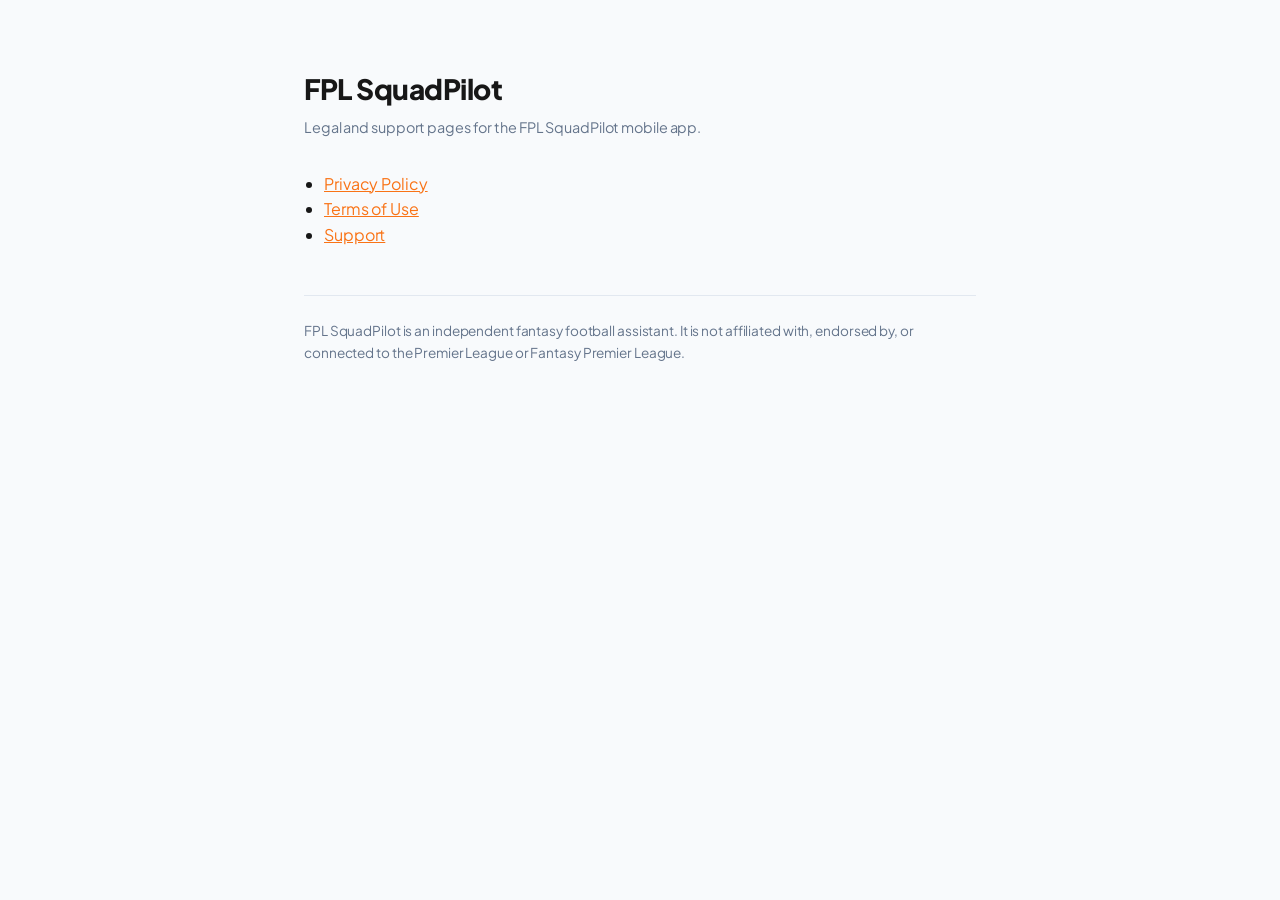
<file: index.html>
<!doctype html>
<html lang="en">
<head>
<meta charset="utf-8">
<meta name="viewport" content="width=device-width, initial-scale=1">
<title>FPL SquadPilot</title>
<link rel="stylesheet" href="style.css">
</head>
<body>
<main>
  <h1>FPL SquadPilot</h1>
  <p class="updated">Legal and support pages for the FPL SquadPilot mobile app.</p>
  <ul>
    <li><a href="privacy.html">Privacy Policy</a></li>
    <li><a href="terms.html">Terms of Use</a></li>
    <li><a href="support.html">Support</a></li>
  </ul>
  <footer>
    FPL SquadPilot is an independent fantasy football assistant. It is not
    affiliated with, endorsed by, or connected to the Premier League or
    Fantasy Premier League.
  </footer>
</main>
</body>
</html>
</file>
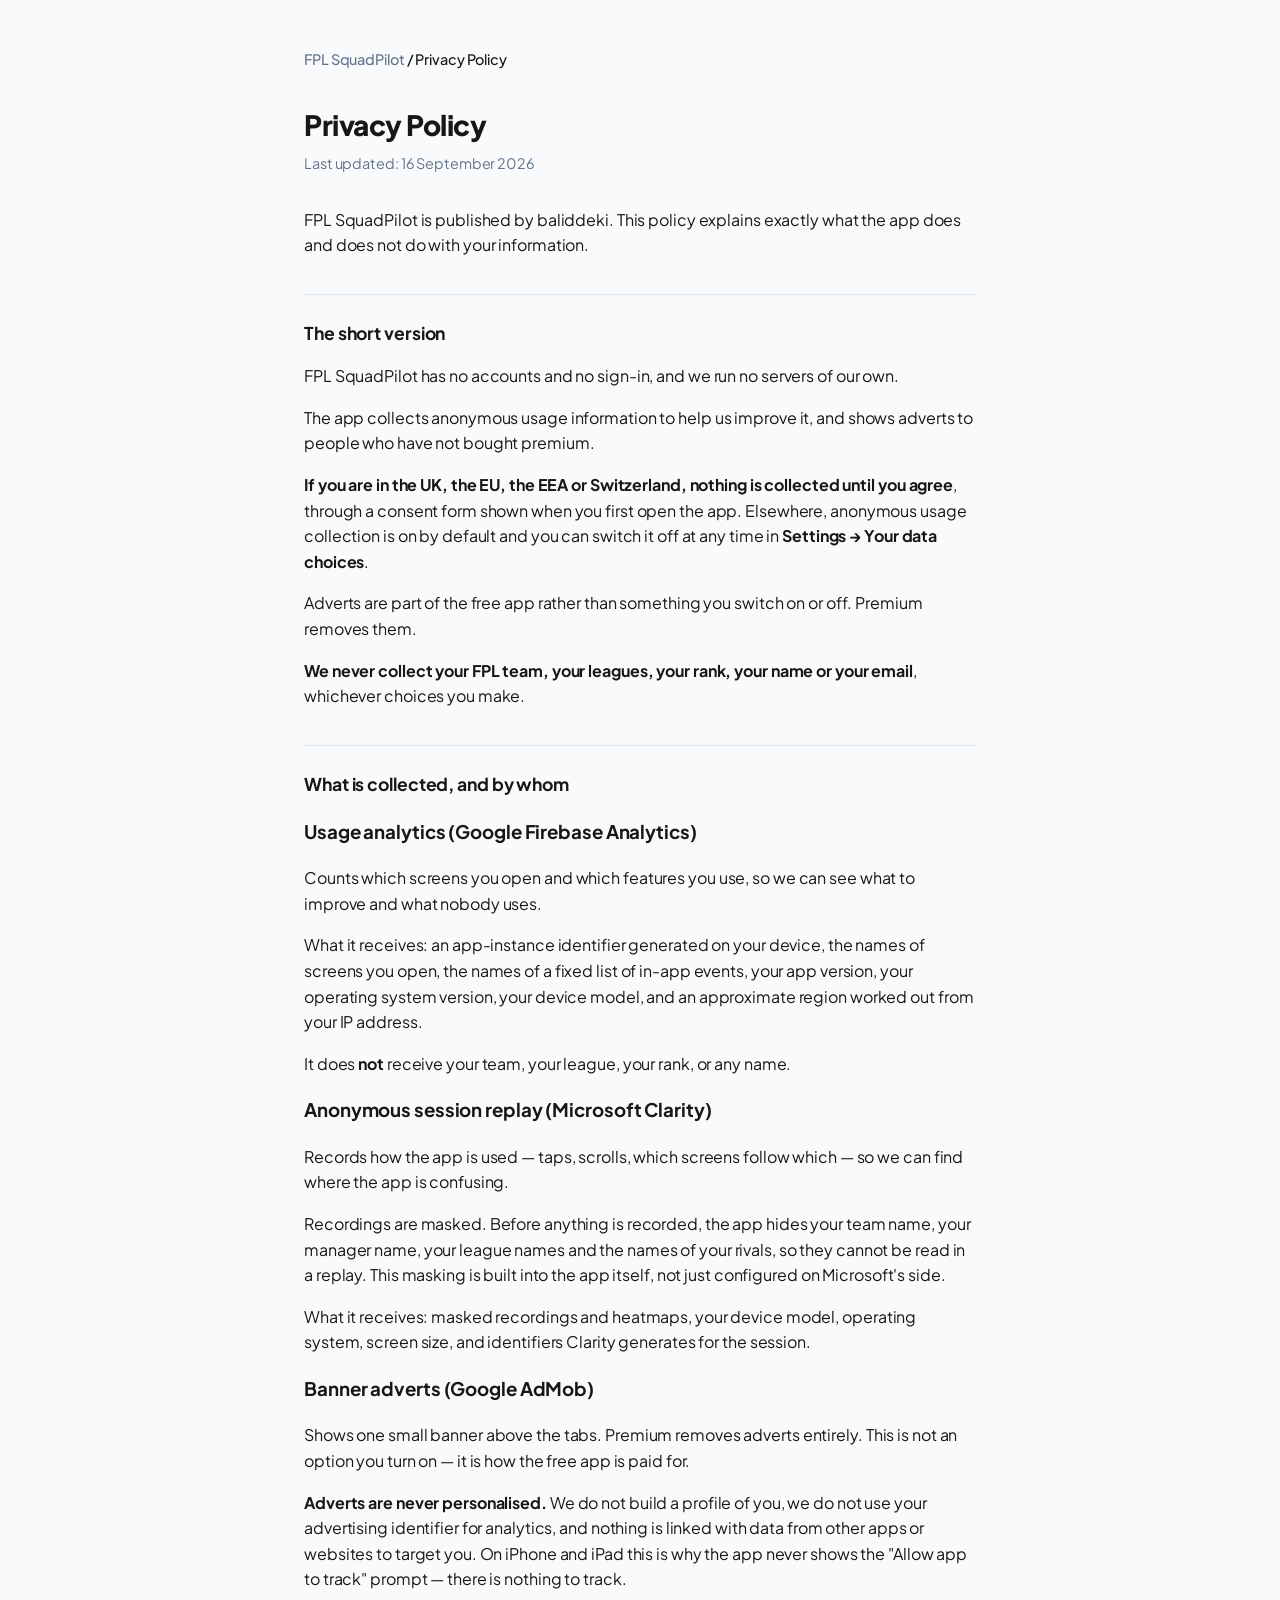
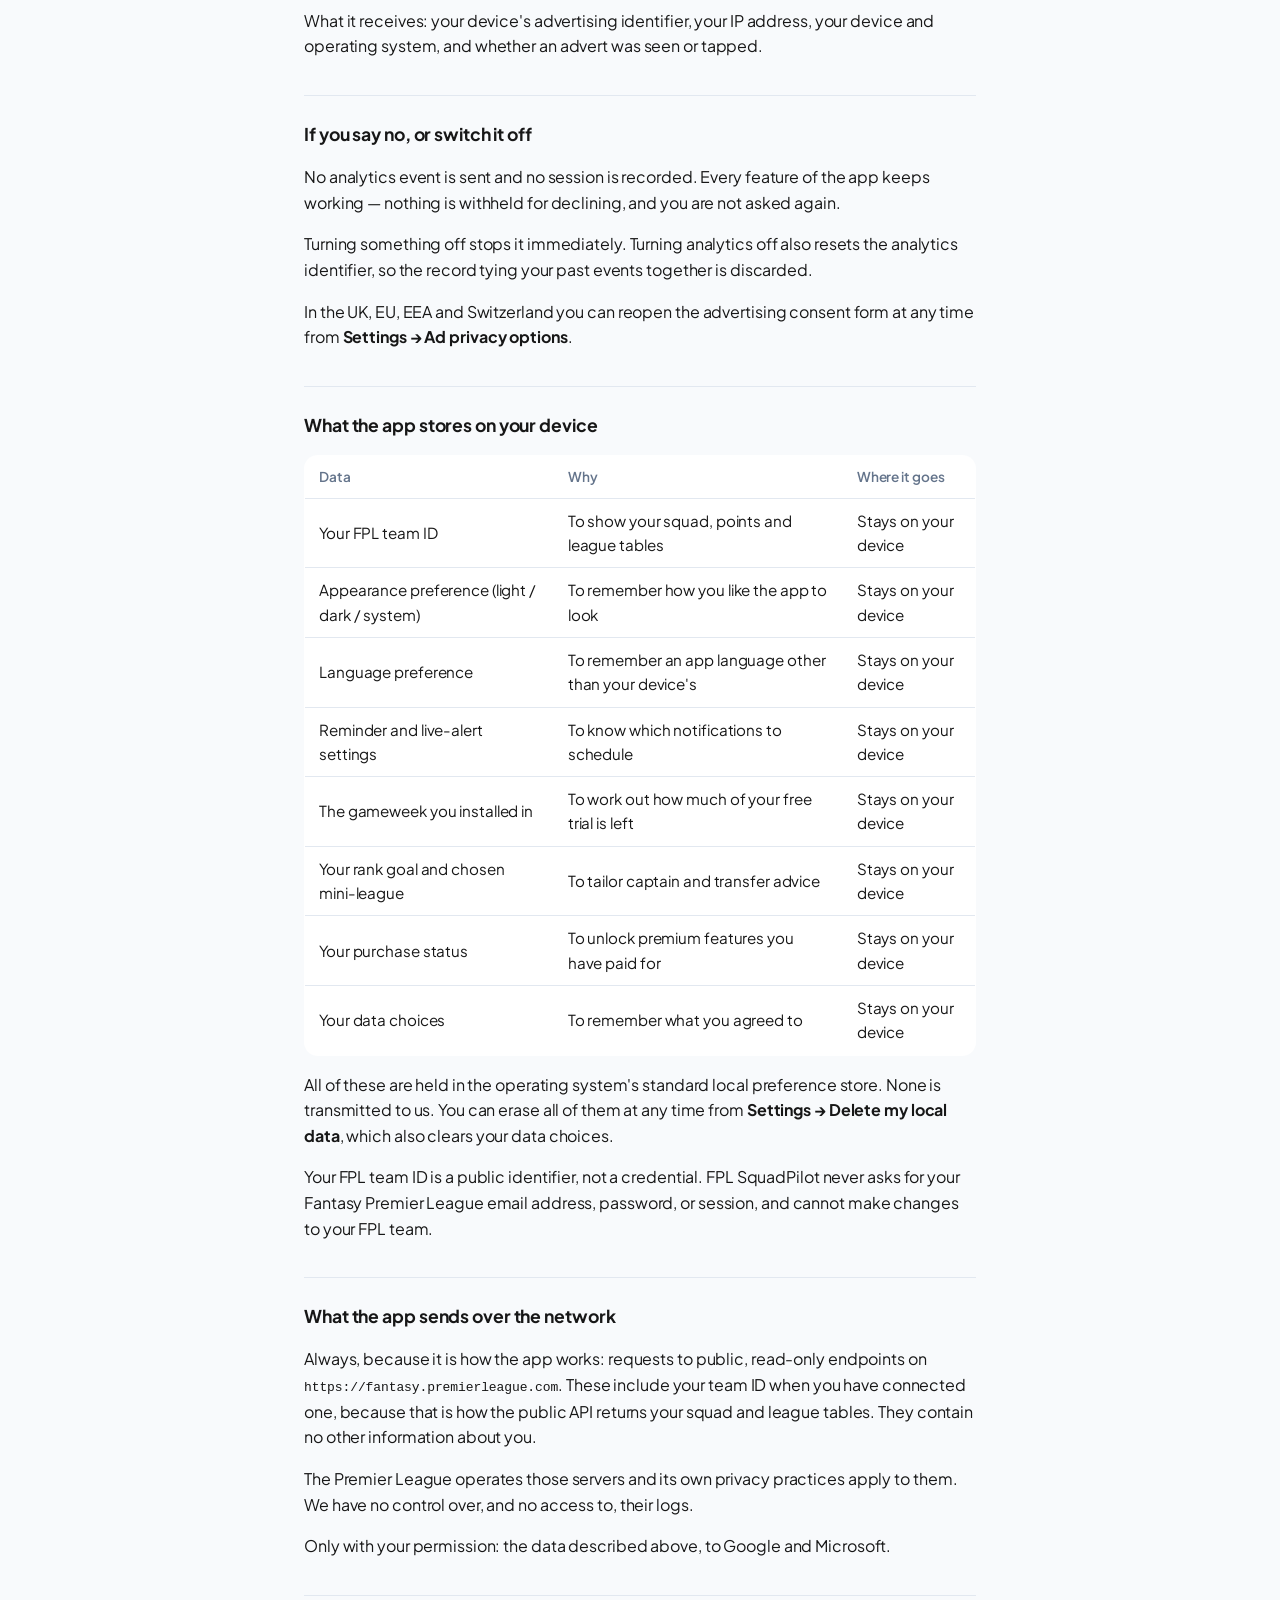
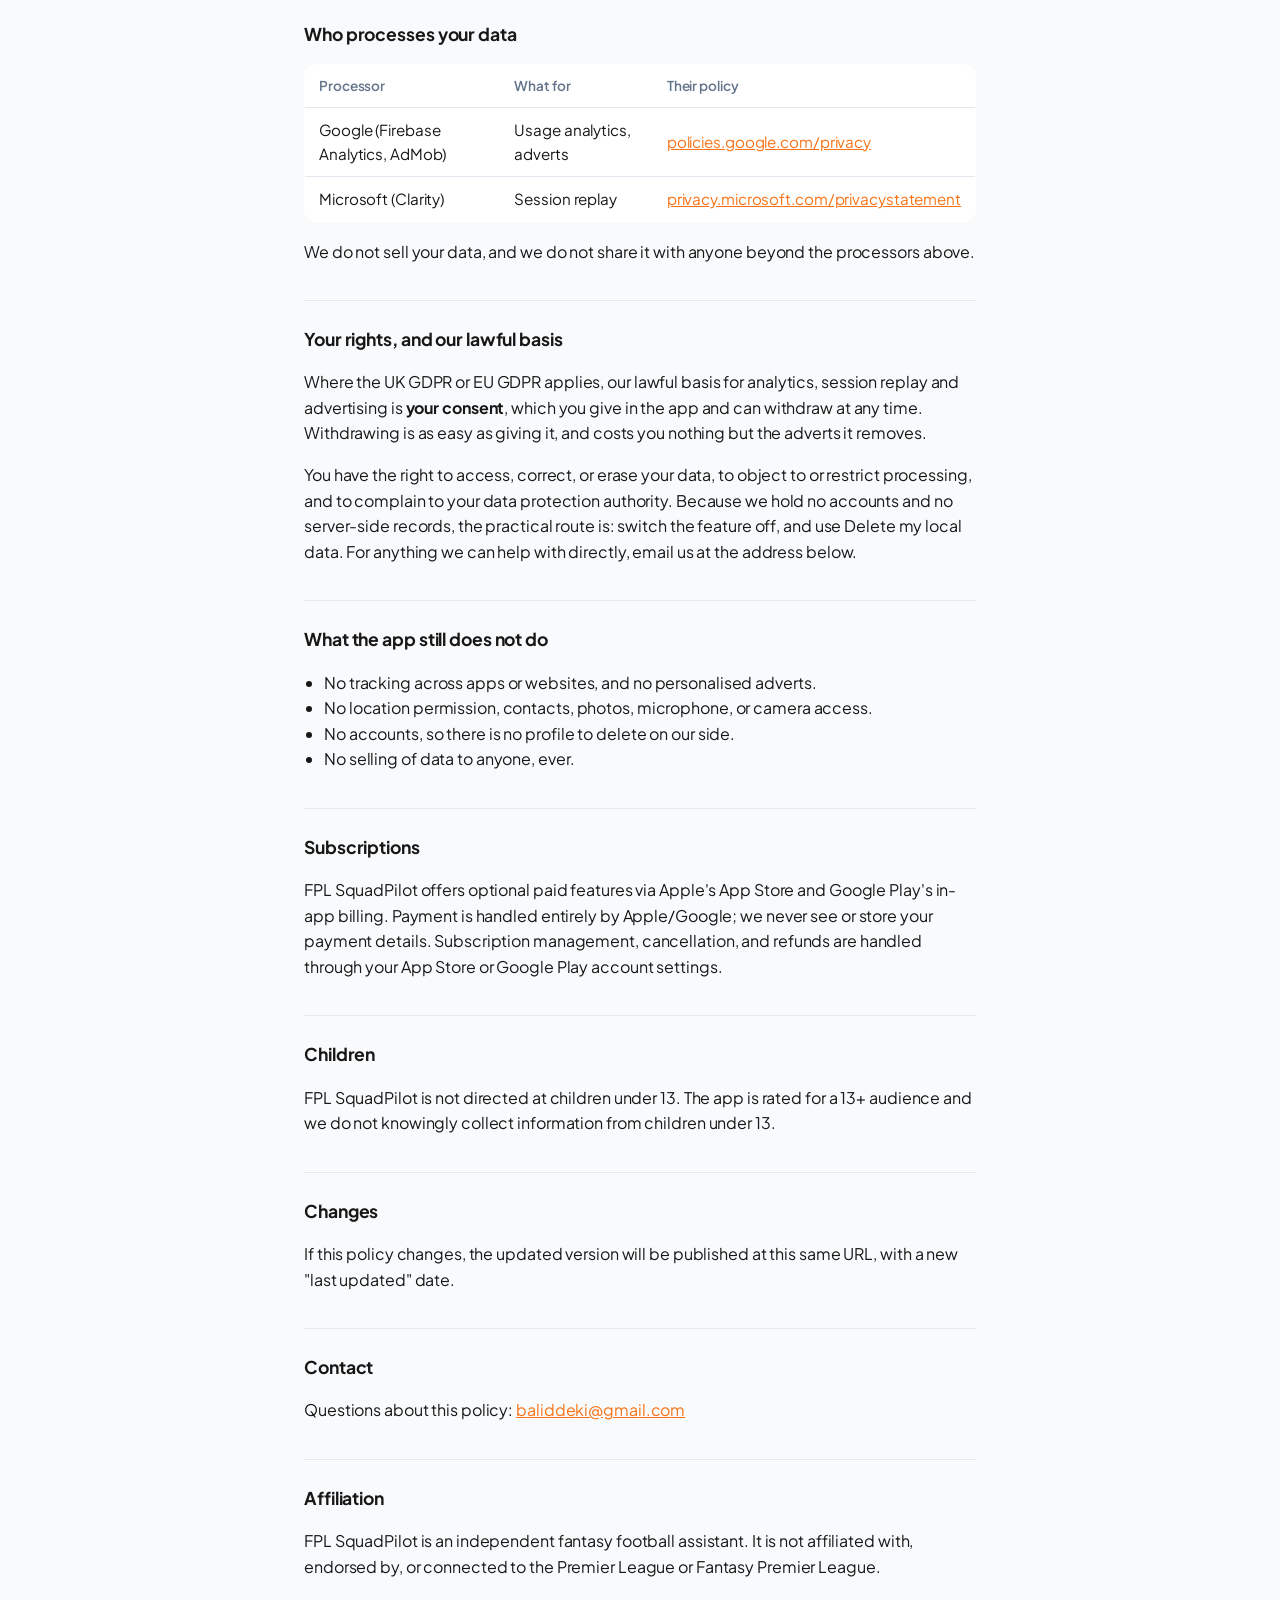
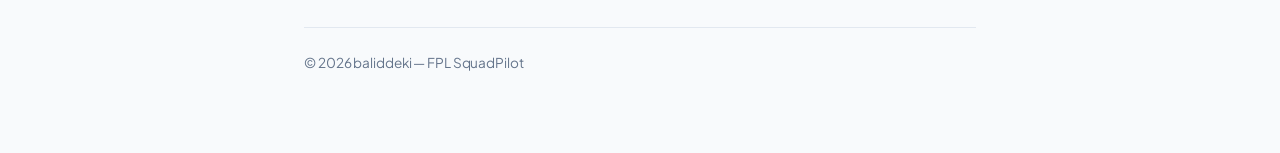
<file: privacy.html>
<!doctype html>
<html lang="en">
<head>
<meta charset="utf-8">
<meta name="viewport" content="width=device-width, initial-scale=1">
<title>Privacy Policy — FPL SquadPilot</title>
<link rel="stylesheet" href="style.css">
</head>
<body>
<main>
  <nav class="crumbs"><a href="index.html">FPL SquadPilot</a> / Privacy Policy</nav>
  <h1>Privacy Policy</h1>
  <p class="updated">Last updated: 16 September 2026</p>

  <p>FPL SquadPilot is published by baliddeki. This policy explains exactly
  what the app does and does not do with your information.</p>

  <h2>The short version</h2>
  <p>FPL SquadPilot has no accounts and no sign-in, and we run no servers of
  our own.</p>
  <p>The app collects anonymous usage information to help us improve it, and
  shows adverts to people who have not bought premium.</p>
  <p><strong>If you are in the UK, the EU, the EEA or Switzerland, nothing is
  collected until you agree</strong>, through a consent form shown when you
  first open the app. Elsewhere, anonymous usage collection is on by default
  and you can switch it off at any time in
  <strong>Settings → Your data choices</strong>.</p>
  <p>Adverts are part of the free app rather than something you switch on or
  off. Premium removes them.</p>
  <p><strong>We never collect your FPL team, your leagues, your rank, your
  name or your email</strong>, whichever choices you make.</p>

  <h2>What is collected, and by whom</h2>

  <h3>Usage analytics (Google Firebase Analytics)</h3>
  <p>Counts which screens you open and which features you use, so we can see
  what to improve and what nobody uses.</p>
  <p>What it receives: an app-instance identifier generated on your device,
  the names of screens you open, the names of a fixed list of in-app events,
  your app version, your operating system version, your device model, and an
  approximate region worked out from your IP address.</p>
  <p>It does <strong>not</strong> receive your team, your league, your rank,
  or any name.</p>

  <h3>Anonymous session replay (Microsoft Clarity)</h3>
  <p>Records how the app is used — taps, scrolls, which screens follow which
  — so we can find where the app is confusing.</p>
  <p>Recordings are masked. Before anything is recorded, the app hides your
  team name, your manager name, your league names and the names of your
  rivals, so they cannot be read in a replay. This masking is built into the
  app itself, not just configured on Microsoft's side.</p>
  <p>What it receives: masked recordings and heatmaps, your device model,
  operating system, screen size, and identifiers Clarity generates for the
  session.</p>

  <h3>Banner adverts (Google AdMob)</h3>
  <p>Shows one small banner above the tabs. Premium removes adverts entirely.
  This is not an option you turn on — it is how the free app is paid for.</p>
  <p><strong>Adverts are never personalised.</strong> We do not build a
  profile of you, we do not use your advertising identifier for analytics,
  and nothing is linked with data from other apps or websites to target you.
  On iPhone and iPad this is why the app never shows the "Allow app to track"
  prompt — there is nothing to track.</p>
  <p>What it receives: your device's advertising identifier, your IP address,
  your device and operating system, and whether an advert was seen or
  tapped.</p>

  <h2>If you say no, or switch it off</h2>
  <p>No analytics event is sent and no session is recorded. Every feature of
  the app keeps working — nothing is withheld for declining, and you are not
  asked again.</p>
  <p>Turning something off stops it immediately. Turning analytics off also
  resets the analytics identifier, so the record tying your past events
  together is discarded.</p>
  <p>In the UK, EU, EEA and Switzerland you can reopen the advertising
  consent form at any time from
  <strong>Settings → Ad privacy options</strong>.</p>

  <h2>What the app stores on your device</h2>
  <table>
    <tr><th>Data</th><th>Why</th><th>Where it goes</th></tr>
    <tr><td>Your FPL team ID</td><td>To show your squad, points and league tables</td><td>Stays on your device</td></tr>
    <tr><td>Appearance preference (light / dark / system)</td><td>To remember how you like the app to look</td><td>Stays on your device</td></tr>
    <tr><td>Language preference</td><td>To remember an app language other than your device's</td><td>Stays on your device</td></tr>
    <tr><td>Reminder and live-alert settings</td><td>To know which notifications to schedule</td><td>Stays on your device</td></tr>
    <tr><td>The gameweek you installed in</td><td>To work out how much of your free trial is left</td><td>Stays on your device</td></tr>
    <tr><td>Your rank goal and chosen mini-league</td><td>To tailor captain and transfer advice</td><td>Stays on your device</td></tr>
    <tr><td>Your purchase status</td><td>To unlock premium features you have paid for</td><td>Stays on your device</td></tr>
    <tr><td>Your data choices</td><td>To remember what you agreed to</td><td>Stays on your device</td></tr>
  </table>
  <p>All of these are held in the operating system's standard local
  preference store. None is transmitted to us. You can erase all of them at
  any time from <strong>Settings → Delete my local data</strong>, which also
  clears your data choices.</p>
  <p>Your FPL team ID is a public identifier, not a credential. FPL
  SquadPilot never asks for your Fantasy Premier League email address,
  password, or session, and cannot make changes to your FPL team.</p>

  <h2>What the app sends over the network</h2>
  <p>Always, because it is how the app works: requests to public, read-only
  endpoints on <code>https://fantasy.premierleague.com</code>. These include
  your team ID when you have connected one, because that is how the public
  API returns your squad and league tables. They contain no other information
  about you.</p>
  <p>The Premier League operates those servers and its own privacy practices
  apply to them. We have no control over, and no access to, their logs.</p>
  <p>Only with your permission: the data described above, to Google and
  Microsoft.</p>

  <h2>Who processes your data</h2>
  <table>
    <tr><th>Processor</th><th>What for</th><th>Their policy</th></tr>
    <tr><td>Google (Firebase Analytics, AdMob)</td><td>Usage analytics, adverts</td><td><a href="https://policies.google.com/privacy">policies.google.com/privacy</a></td></tr>
    <tr><td>Microsoft (Clarity)</td><td>Session replay</td><td><a href="https://privacy.microsoft.com/privacystatement">privacy.microsoft.com/privacystatement</a></td></tr>
  </table>
  <p>We do not sell your data, and we do not share it with anyone beyond the
  processors above.</p>

  <h2>Your rights, and our lawful basis</h2>
  <p>Where the UK GDPR or EU GDPR applies, our lawful basis for analytics,
  session replay and advertising is <strong>your consent</strong>, which you
  give in the app and can withdraw at any time. Withdrawing is as easy as
  giving it, and costs you nothing but the adverts it removes.</p>
  <p>You have the right to access, correct, or erase your data, to object to
  or restrict processing, and to complain to your data protection authority.
  Because we hold no accounts and no server-side records, the practical route
  is: switch the feature off, and use Delete my local data. For anything we
  can help with directly, email us at the address below.</p>

  <h2>What the app still does not do</h2>
  <ul>
    <li>No tracking across apps or websites, and no personalised adverts.</li>
    <li>No location permission, contacts, photos, microphone, or camera access.</li>
    <li>No accounts, so there is no profile to delete on our side.</li>
    <li>No selling of data to anyone, ever.</li>
  </ul>

  <h2>Subscriptions</h2>
  <p>FPL SquadPilot offers optional paid features via Apple's App Store and
  Google Play's in-app billing. Payment is handled entirely by Apple/Google;
  we never see or store your payment details. Subscription management,
  cancellation, and refunds are handled through your App Store or Google
  Play account settings.</p>

  <h2>Children</h2>
  <p>FPL SquadPilot is not directed at children under 13. The app is rated
  for a 13+ audience and we do not knowingly collect information from
  children under 13.</p>

  <h2>Changes</h2>
  <p>If this policy changes, the updated version will be published at this
  same URL, with a new "last updated" date.</p>

  <h2>Contact</h2>
  <p>Questions about this policy: <a href="mailto:baliddeki@gmail.com">baliddeki@gmail.com</a></p>

  <h2>Affiliation</h2>
  <p>FPL SquadPilot is an independent fantasy football assistant. It is not
  affiliated with, endorsed by, or connected to the Premier League or Fantasy
  Premier League.</p>

  <footer>&copy; 2026 baliddeki — FPL SquadPilot</footer>
</main>
</body>
</html>
</file>
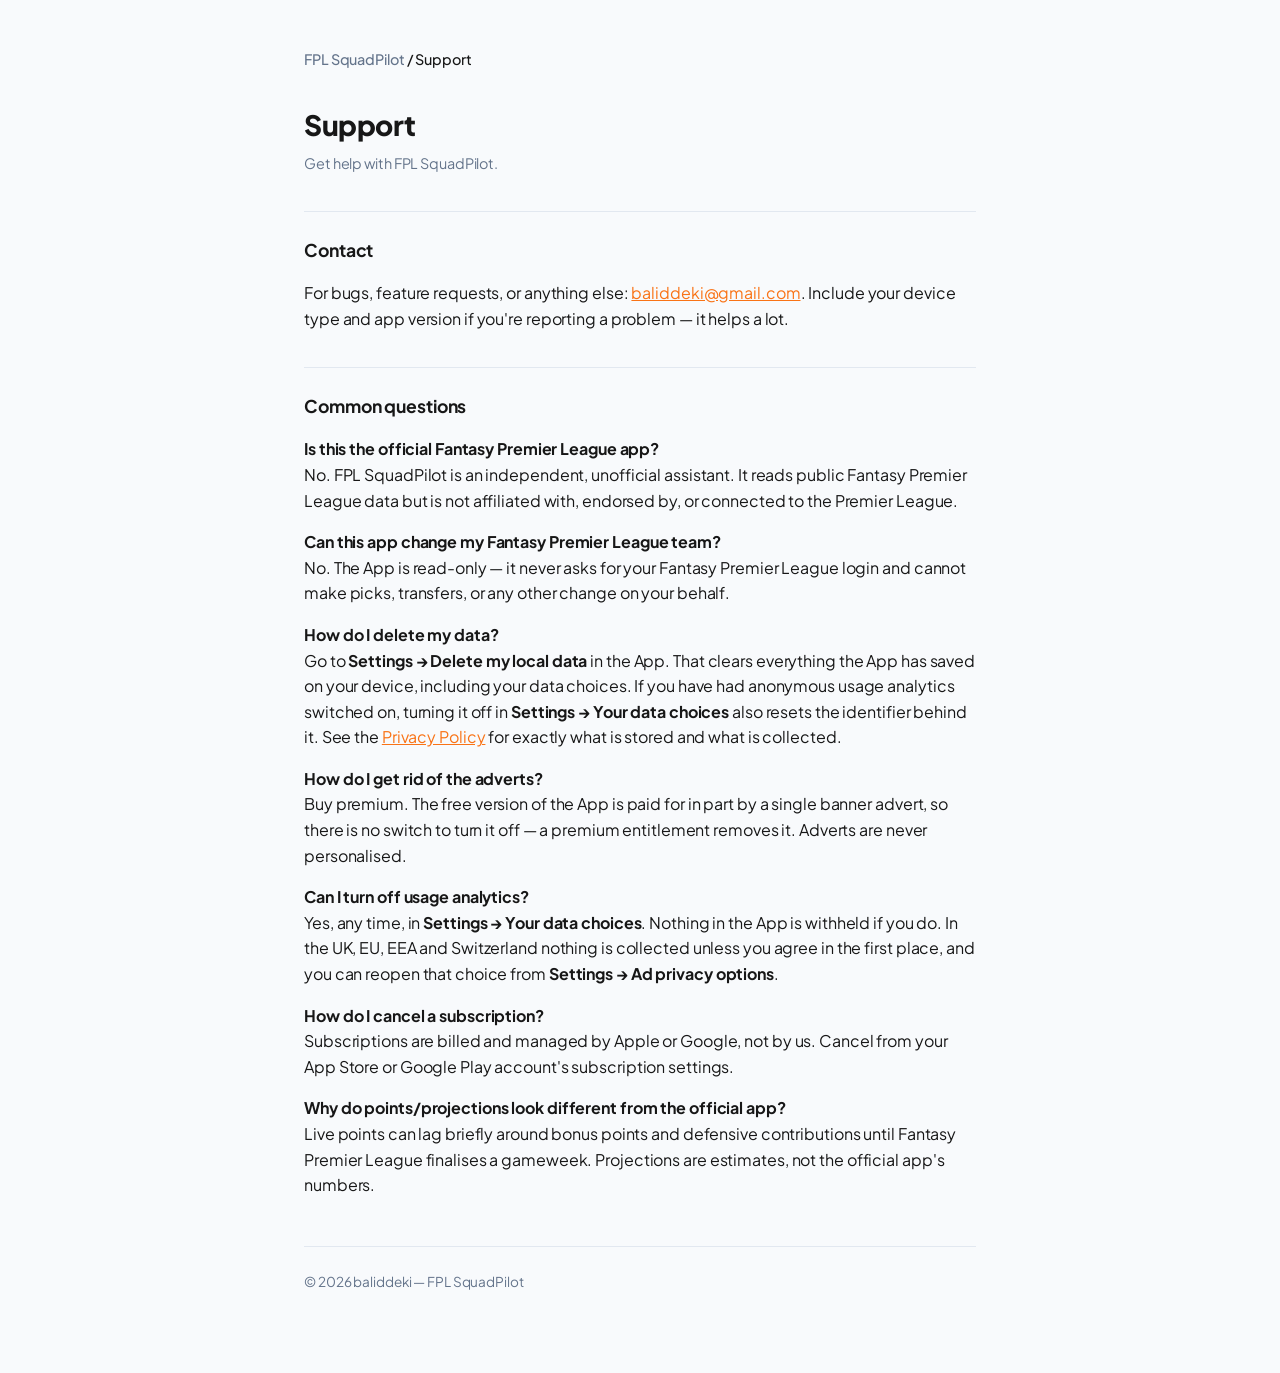
<file: support.html>
<!doctype html>
<html lang="en">
<head>
<meta charset="utf-8">
<meta name="viewport" content="width=device-width, initial-scale=1">
<title>Support — FPL SquadPilot</title>
<link rel="stylesheet" href="style.css">
</head>
<body>
<main>
  <nav class="crumbs"><a href="index.html">FPL SquadPilot</a> / Support</nav>
  <h1>Support</h1>
  <p class="updated">Get help with FPL SquadPilot.</p>

  <h2>Contact</h2>
  <p>For bugs, feature requests, or anything else: <a href="mailto:baliddeki@gmail.com">baliddeki@gmail.com</a>.
  Include your device type and app version if you're reporting a problem — it
  helps a lot.</p>

  <h2>Common questions</h2>

  <p><strong>Is this the official Fantasy Premier League app?</strong><br>
  No. FPL SquadPilot is an independent, unofficial assistant. It reads public
  Fantasy Premier League data but is not affiliated with, endorsed by, or
  connected to the Premier League.</p>

  <p><strong>Can this app change my Fantasy Premier League team?</strong><br>
  No. The App is read-only — it never asks for your Fantasy Premier League
  login and cannot make picks, transfers, or any other change on your
  behalf.</p>

  <p><strong>How do I delete my data?</strong><br>
  Go to <strong>Settings → Delete my local data</strong> in the App. That
  clears everything the App has saved on your device, including your data
  choices. If you have had anonymous usage analytics switched on, turning it
  off in <strong>Settings → Your data choices</strong> also resets the
  identifier behind it. See the <a href="privacy.html">Privacy Policy</a> for
  exactly what is stored and what is collected.</p>

  <p><strong>How do I get rid of the adverts?</strong><br>
  Buy premium. The free version of the App is paid for in part by a single
  banner advert, so there is no switch to turn it off — a premium
  entitlement removes it. Adverts are never personalised.</p>

  <p><strong>Can I turn off usage analytics?</strong><br>
  Yes, any time, in <strong>Settings → Your data choices</strong>. Nothing in
  the App is withheld if you do. In the UK, EU, EEA and Switzerland nothing
  is collected unless you agree in the first place, and you can reopen that
  choice from <strong>Settings → Ad privacy options</strong>.</p>

  <p><strong>How do I cancel a subscription?</strong><br>
  Subscriptions are billed and managed by Apple or Google, not by us.
  Cancel from your App Store or Google Play account's subscription
  settings.</p>

  <p><strong>Why do points/projections look different from the official
  app?</strong><br>
  Live points can lag briefly around bonus points and defensive
  contributions until Fantasy Premier League finalises a gameweek.
  Projections are estimates, not the official app's numbers.</p>

  <footer>&copy; 2026 baliddeki — FPL SquadPilot</footer>
</main>
</body>
</html>
</file>
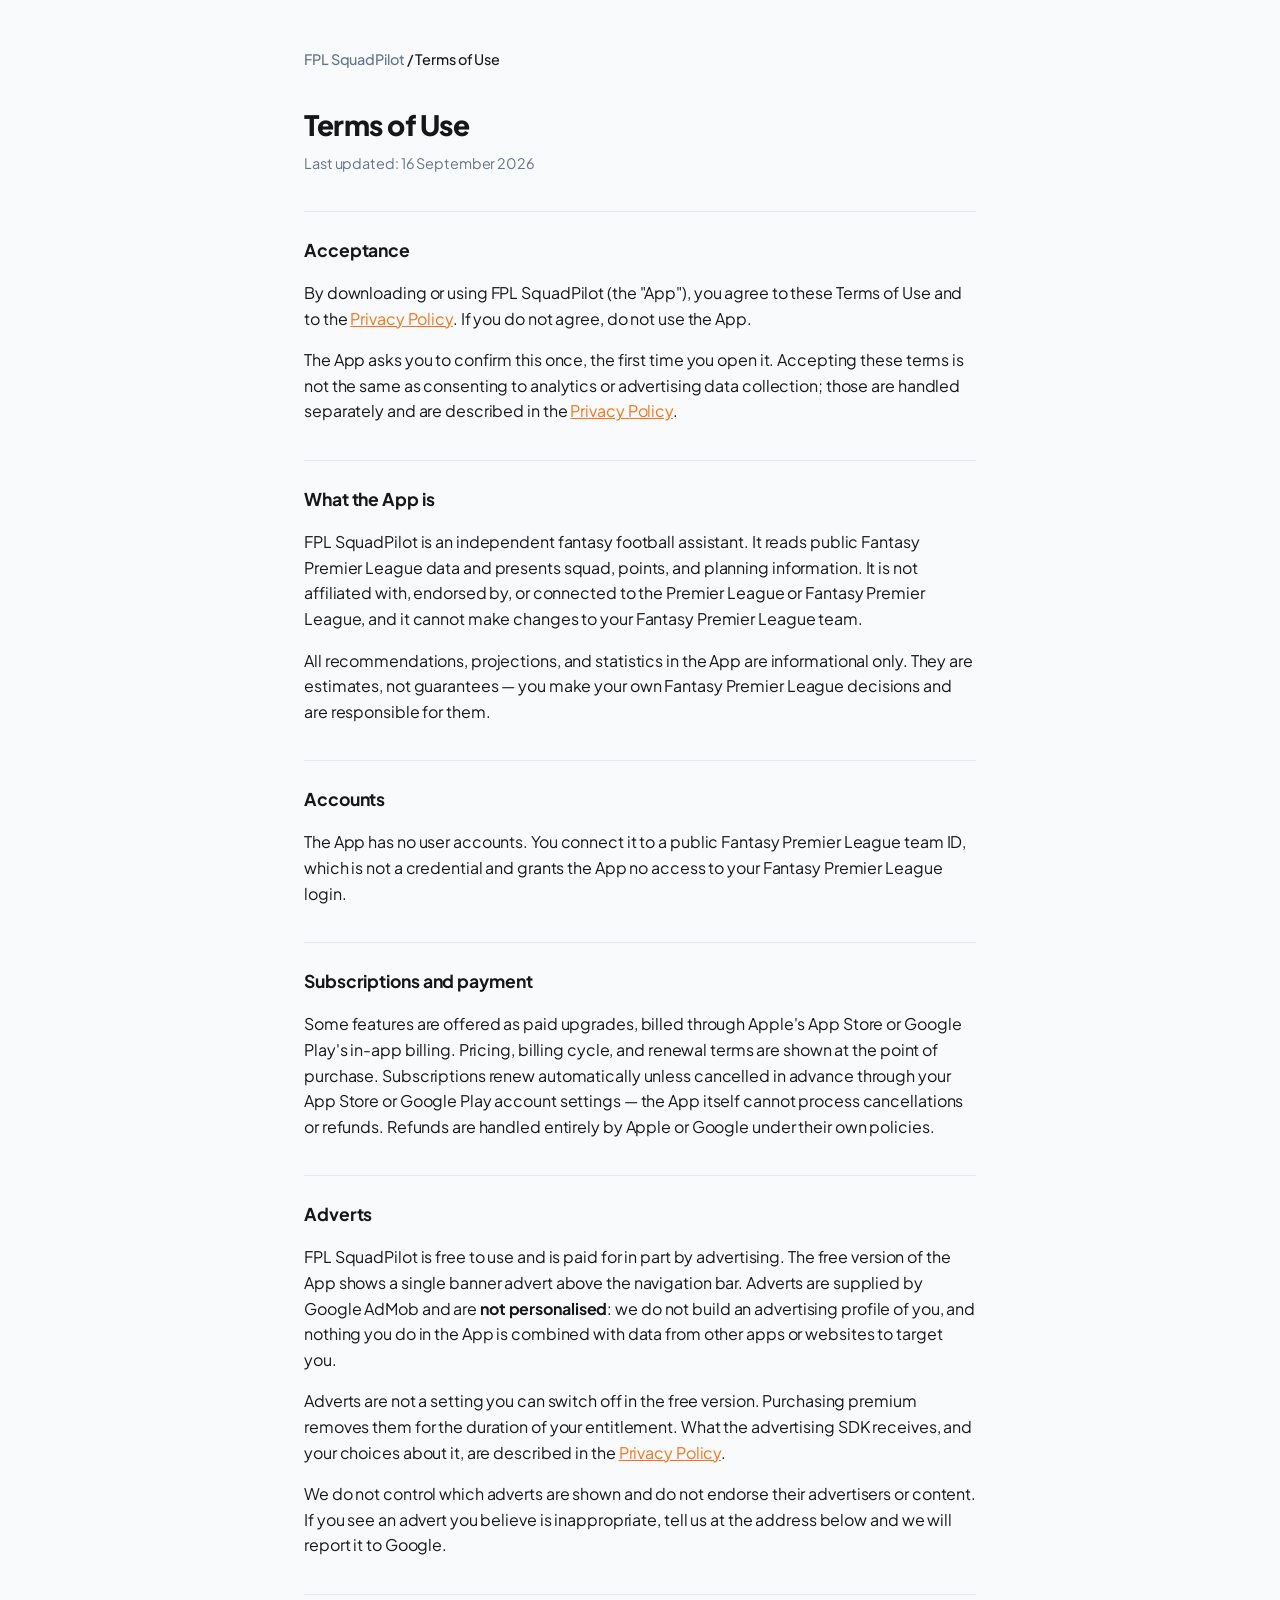
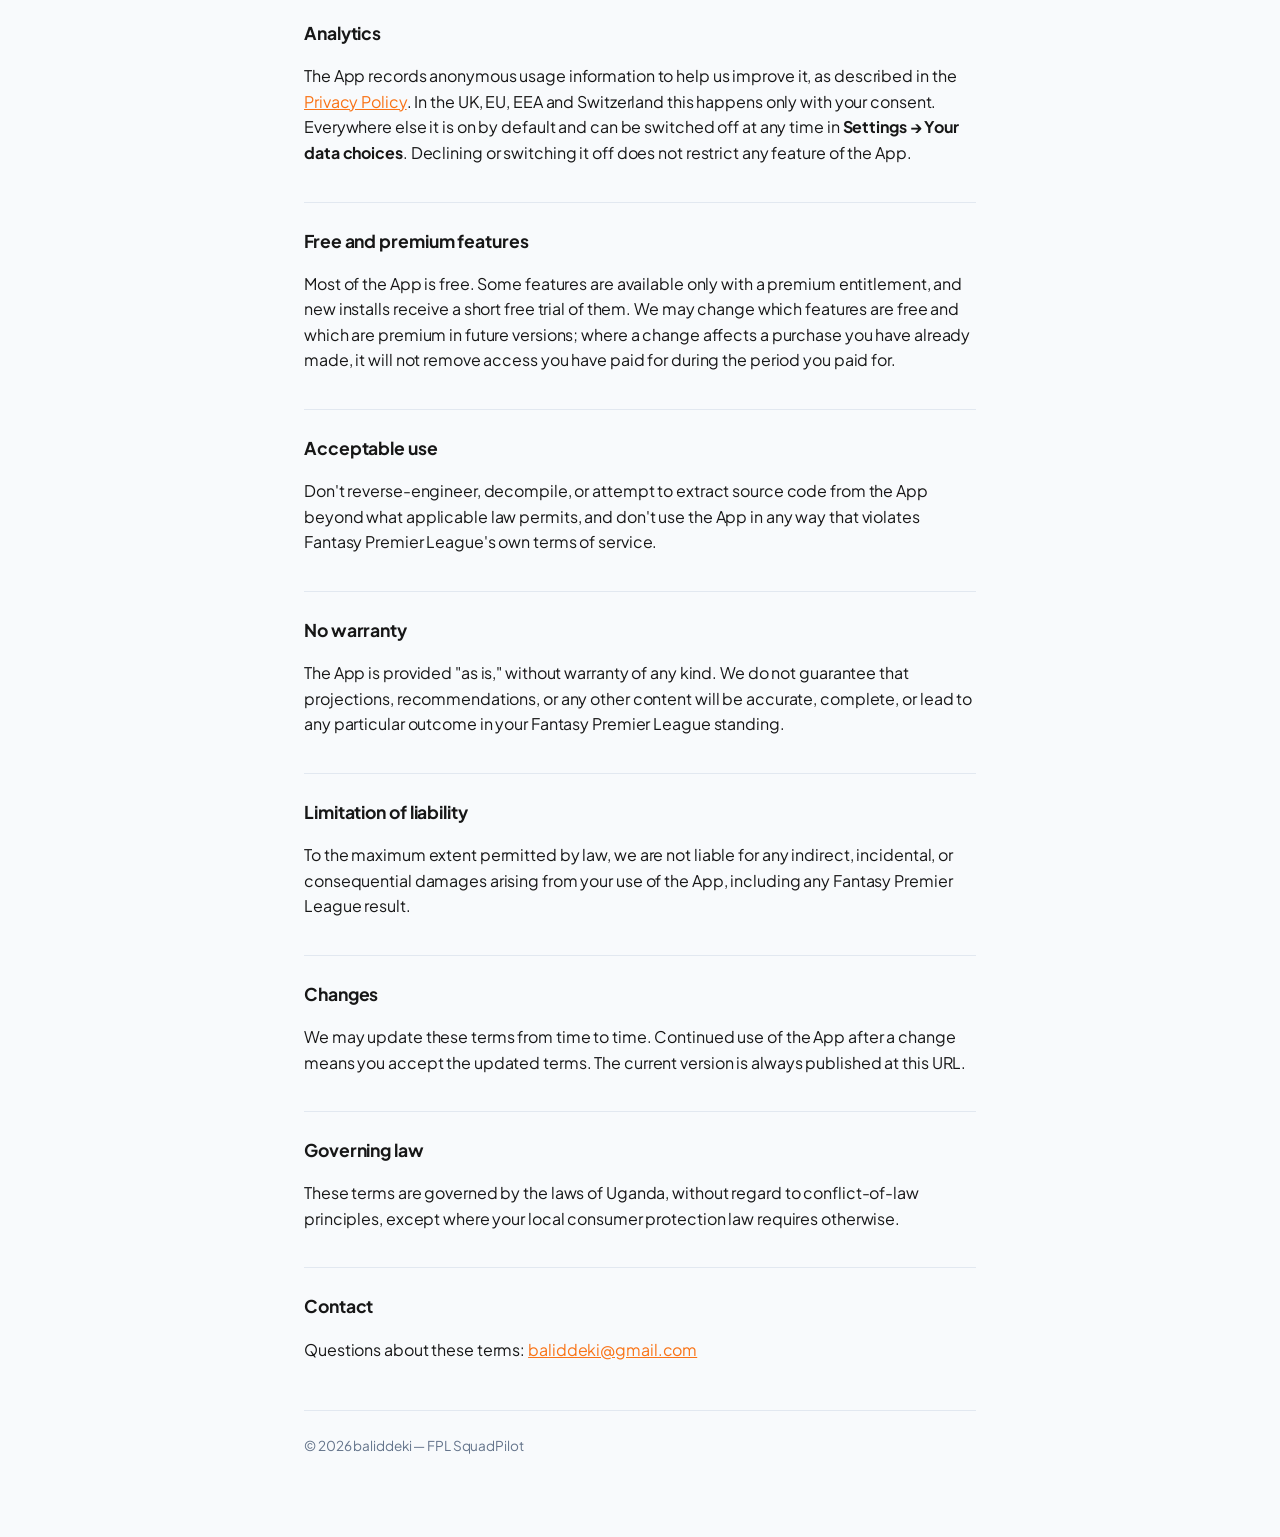
<file: terms.html>
<!doctype html>
<html lang="en">
<head>
<meta charset="utf-8">
<meta name="viewport" content="width=device-width, initial-scale=1">
<title>Terms of Use — FPL SquadPilot</title>
<link rel="stylesheet" href="style.css">
</head>
<body>
<main>
  <nav class="crumbs"><a href="index.html">FPL SquadPilot</a> / Terms of Use</nav>
  <h1>Terms of Use</h1>
  <p class="updated">Last updated: 16 September 2026</p>

  <h2>Acceptance</h2>
  <p>By downloading or using FPL SquadPilot (the "App"), you agree to these
  Terms of Use and to the <a href="privacy.html">Privacy Policy</a>. If you do
  not agree, do not use the App.</p>
  <p>The App asks you to confirm this once, the first time you open it.
  Accepting these terms is not the same as consenting to analytics or
  advertising data collection; those are handled separately and are described
  in the <a href="privacy.html">Privacy Policy</a>.</p>

  <h2>What the App is</h2>
  <p>FPL SquadPilot is an independent fantasy football assistant. It reads
  public Fantasy Premier League data and presents squad, points, and
  planning information. It is not affiliated with, endorsed by, or connected
  to the Premier League or Fantasy Premier League, and it cannot make
  changes to your Fantasy Premier League team.</p>
  <p>All recommendations, projections, and statistics in the App are
  informational only. They are estimates, not guarantees — you make your own
  Fantasy Premier League decisions and are responsible for them.</p>

  <h2>Accounts</h2>
  <p>The App has no user accounts. You connect it to a public Fantasy
  Premier League team ID, which is not a credential and grants the App no
  access to your Fantasy Premier League login.</p>

  <h2>Subscriptions and payment</h2>
  <p>Some features are offered as paid upgrades, billed through Apple's App
  Store or Google Play's in-app billing. Pricing, billing cycle, and renewal
  terms are shown at the point of purchase. Subscriptions renew
  automatically unless cancelled in advance through your App Store or Google
  Play account settings — the App itself cannot process cancellations or
  refunds. Refunds are handled entirely by Apple or Google under their own
  policies.</p>

  <h2>Adverts</h2>
  <p>FPL SquadPilot is free to use and is paid for in part by advertising.
  The free version of the App shows a single banner advert above the
  navigation bar. Adverts are supplied by Google AdMob and are
  <strong>not personalised</strong>: we do not build an advertising profile
  of you, and nothing you do in the App is combined with data from other apps
  or websites to target you.</p>
  <p>Adverts are not a setting you can switch off in the free version.
  Purchasing premium removes them for the duration of your entitlement. What
  the advertising SDK receives, and your choices about it, are described in
  the <a href="privacy.html">Privacy Policy</a>.</p>
  <p>We do not control which adverts are shown and do not endorse their
  advertisers or content. If you see an advert you believe is inappropriate,
  tell us at the address below and we will report it to Google.</p>

  <h2>Analytics</h2>
  <p>The App records anonymous usage information to help us improve it, as
  described in the <a href="privacy.html">Privacy Policy</a>. In the UK, EU,
  EEA and Switzerland this happens only with your consent. Everywhere else it
  is on by default and can be switched off at any time in
  <strong>Settings → Your data choices</strong>. Declining or switching it off
  does not restrict any feature of the App.</p>

  <h2>Free and premium features</h2>
  <p>Most of the App is free. Some features are available only with a premium
  entitlement, and new installs receive a short free trial of them. We may
  change which features are free and which are premium in future versions;
  where a change affects a purchase you have already made, it will not remove
  access you have paid for during the period you paid for.</p>

  <h2>Acceptable use</h2>
  <p>Don't reverse-engineer, decompile, or attempt to extract source code
  from the App beyond what applicable law permits, and don't use the App in
  any way that violates Fantasy Premier League's own terms of service.</p>

  <h2>No warranty</h2>
  <p>The App is provided "as is," without warranty of any kind. We do not
  guarantee that projections, recommendations, or any other content will be
  accurate, complete, or lead to any particular outcome in your Fantasy
  Premier League standing.</p>

  <h2>Limitation of liability</h2>
  <p>To the maximum extent permitted by law, we are not liable for any
  indirect, incidental, or consequential damages arising from your use of
  the App, including any Fantasy Premier League result.</p>

  <h2>Changes</h2>
  <p>We may update these terms from time to time. Continued use of the App
  after a change means you accept the updated terms. The current version is
  always published at this URL.</p>

  <h2>Governing law</h2>
  <p>These terms are governed by the laws of Uganda, without regard to
  conflict-of-law principles, except where your local consumer protection
  law requires otherwise.</p>

  <h2>Contact</h2>
  <p>Questions about these terms: <a href="mailto:baliddeki@gmail.com">baliddeki@gmail.com</a></p>

  <footer>&copy; 2026 baliddeki — FPL SquadPilot</footer>
</main>
</body>
</html>
</file>
<file: style.css>
@import url('https://fonts.googleapis.com/css2?family=Plus+Jakarta+Sans:wght@500;600;700;800&display=swap');

:root {
  color-scheme: light dark;
  /* Light mode — matches AppTheme.light(): scaffold gray-50, surface white,
     ink black-90, muted text gray-500, border gray-200, brand orange-500. */
  --bg: #f8fafc;
  --surface: #ffffff;
  --fg: #171717;
  --muted: #64748b;
  --border: #e2e8f0;
  --accent: #f97316;
  --accent-ink: #ffffff;
}

@media (prefers-color-scheme: dark) {
  :root {
    /* Dark mode — matches AppTheme.dark(): scaffold black-100, surface
       black-90, ink white, muted text gray-400, border #2A2A2A, brand
       orange-400 (lighter for contrast on dark, as the app does). */
    --bg: #0a0a0a;
    --surface: #171717;
    --fg: #ffffff;
    --muted: #94a3b8;
    --border: #2a2a2a;
    --accent: #fb923c;
    --accent-ink: #0a0a0a;
  }
}

* {
  box-sizing: border-box;
}

body {
  margin: 0;
  background: var(--bg);
  color: var(--fg);
  font-family: 'Plus Jakarta Sans', -apple-system, BlinkMacSystemFont, "Segoe UI", Roboto, Helvetica, Arial, sans-serif;
  line-height: 1.6;
  letter-spacing: -0.1px;
}

main {
  max-width: 720px;
  margin: 0 auto;
  padding: 48px 24px 80px;
}

h1 {
  font-size: 1.75rem;
  font-weight: 800;
  letter-spacing: -0.5px;
  margin-bottom: 4px;
}

h2 {
  font-size: 1.1rem;
  font-weight: 700;
  margin-top: 2.25rem;
  border-top: 1px solid var(--border);
  padding-top: 1.5rem;
}

.updated {
  color: var(--muted);
  font-size: 0.9rem;
  margin-top: 0;
  margin-bottom: 2rem;
}

nav.crumbs {
  font-size: 0.9rem;
  margin-bottom: 2rem;
  font-weight: 500;
}

nav.crumbs a {
  color: var(--muted);
  text-decoration: none;
}

nav.crumbs a:hover {
  color: var(--accent);
}

a {
  color: var(--accent);
}

ul {
  padding-left: 1.25rem;
}

table {
  width: 100%;
  border-collapse: collapse;
  margin: 1rem 0;
  background: var(--surface);
  border: 1px solid var(--border);
  border-radius: 14px;
  overflow: hidden;
}

th, td {
  text-align: left;
  padding: 10px 14px;
  border-bottom: 1px solid var(--border);
  font-size: 0.95rem;
}

tr:last-child td {
  border-bottom: none;
}

th {
  color: var(--muted);
  font-weight: 600;
  font-size: 0.85rem;
}

.draft-note {
  background: color-mix(in srgb, var(--accent) 12%, var(--surface));
  border: 1px solid color-mix(in srgb, var(--accent) 35%, transparent);
  border-radius: 14px;
  padding: 14px 16px;
  font-size: 0.9rem;
  margin-bottom: 2rem;
}

footer {
  margin-top: 3rem;
  padding-top: 1.5rem;
  border-top: 1px solid var(--border);
  color: var(--muted);
  font-size: 0.85rem;
}
</file>
